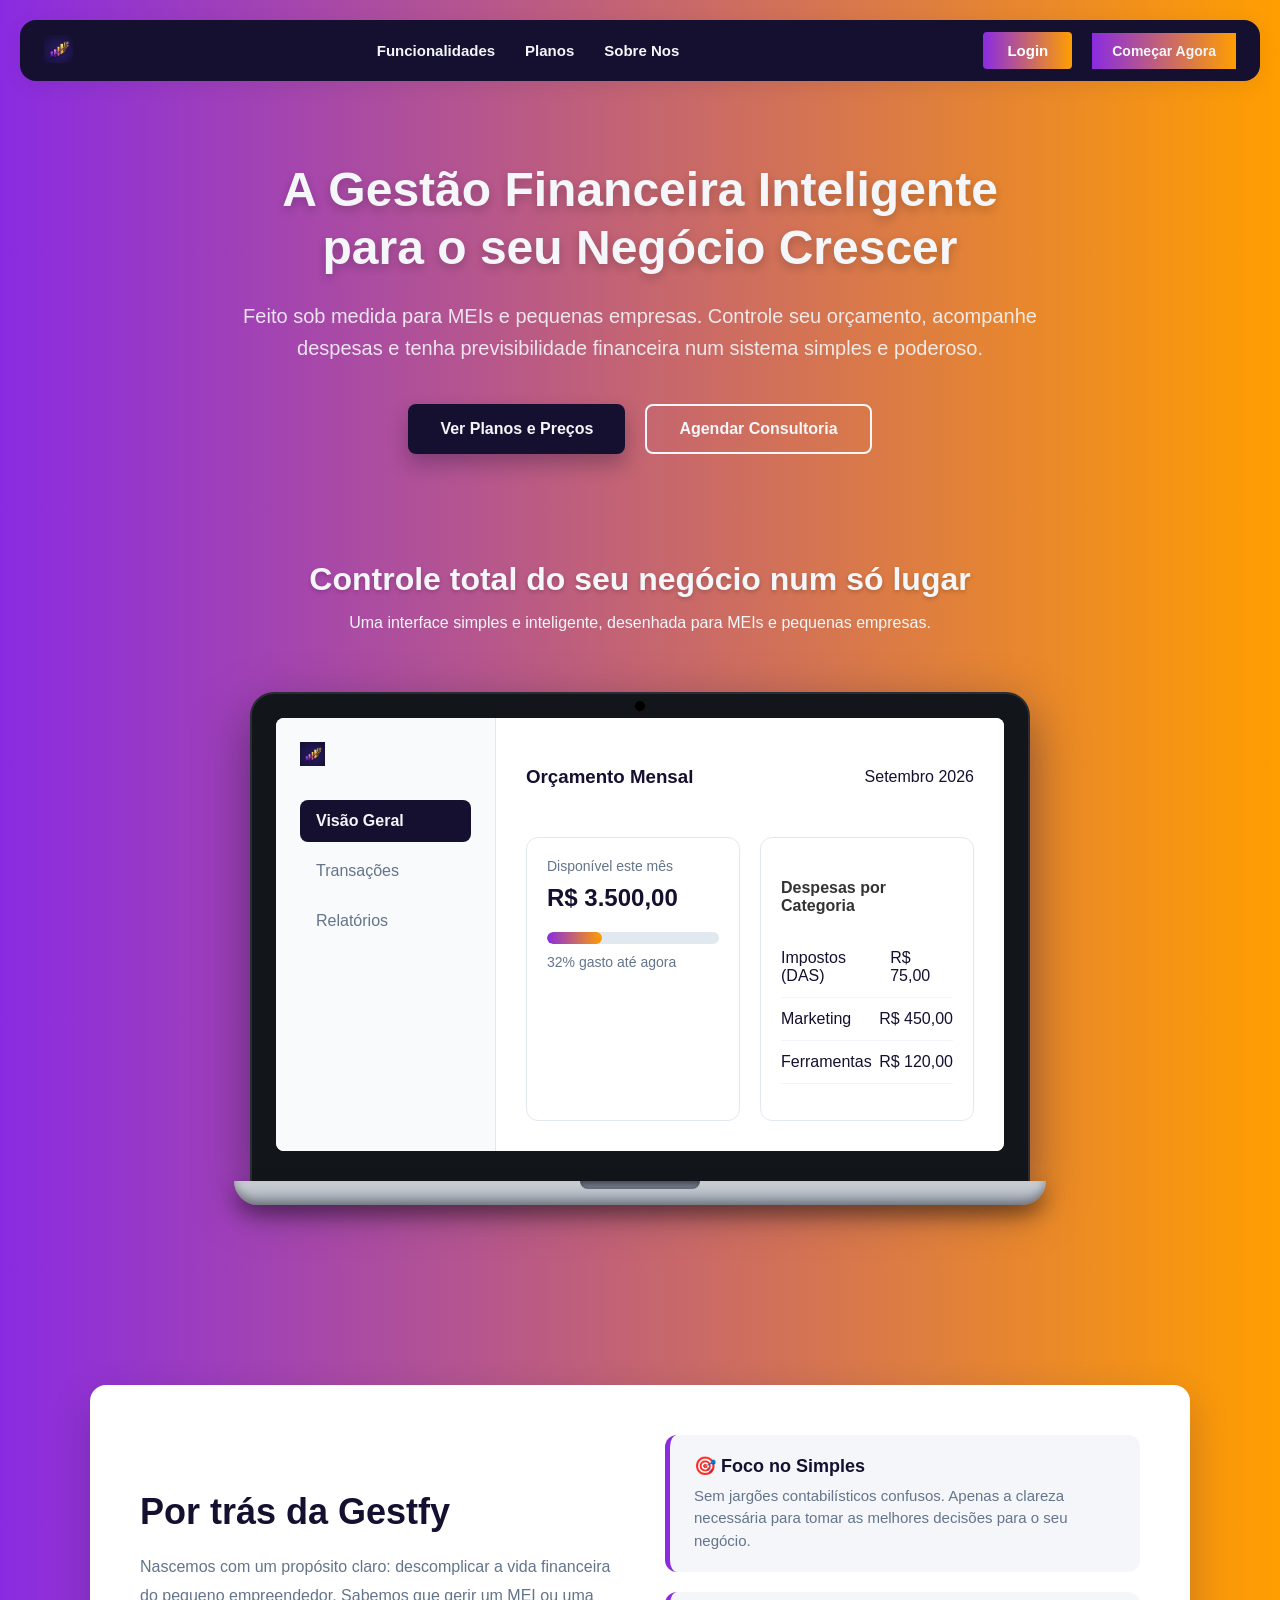
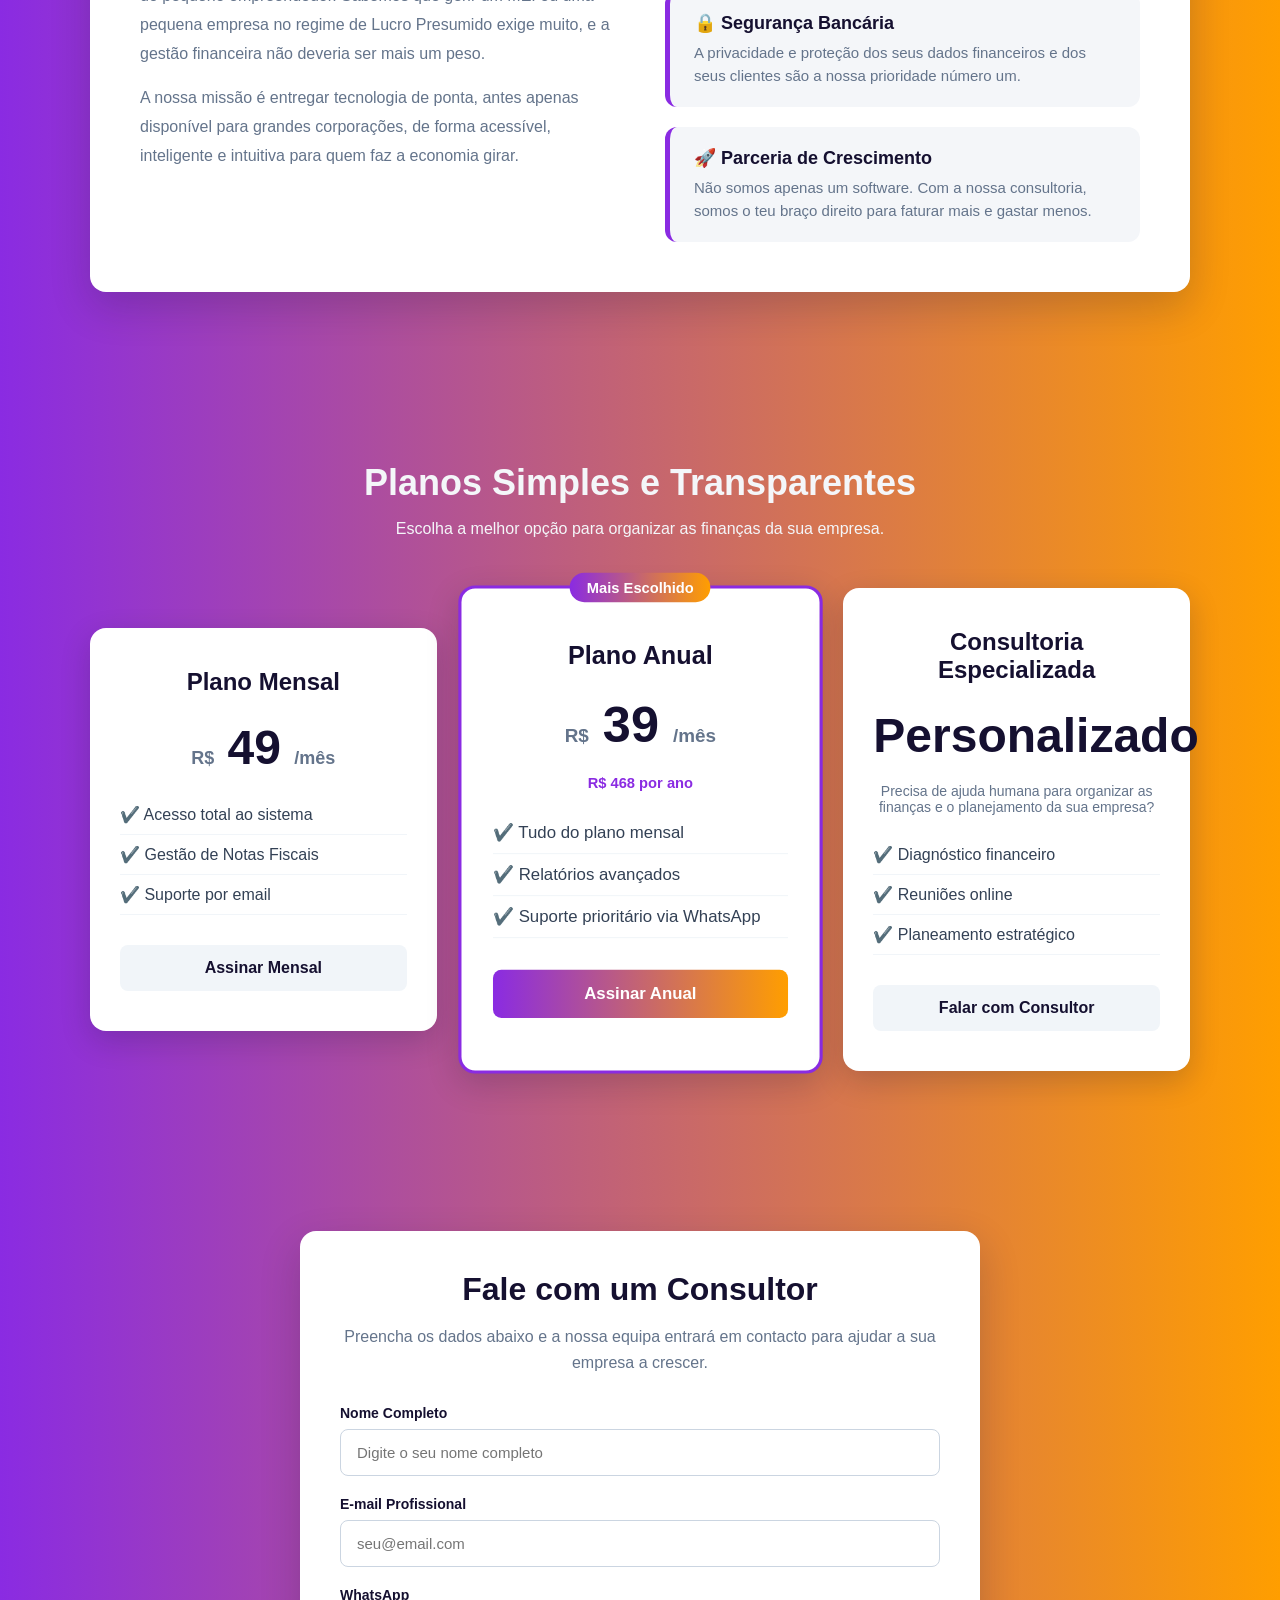
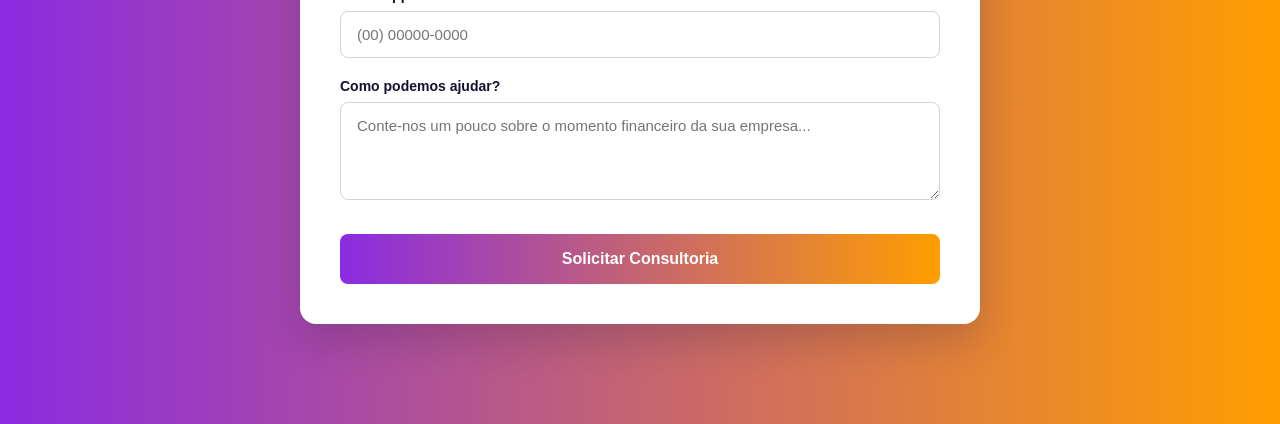
<file: demo/src/main/resources/static/index.html>
<!DOCTYPE html>
<html lang="pt-br">

<head>
    <meta charset="UTF-8">
    <meta name="viewport" content="width=device-width, initial-scale=1.0">
    <link rel="stylesheet" href="./css/style.css">
    <title>Gestfy - Gestao Financeira</title>
</head>

<body>
    <header id="header" class="header-section">
        <nav class="menu-navegacao">
            <div class="logo">
                <img src="./img/logo.jpeg" alt="Imagem logo" height="28px">
            </div>
            <ul class="links-menu">
                <li>
                    <a href="#funcionalidades">Funcionalidades</a>
                </li>
                <li>
                    <a href="#planos">Planos</a>
                </li>
                <li>
                    <a href="#sobre">Sobre Nos</a>
                </li>
            </ul>
            <div class="acoes-menu">
                <a href="./login.html" class="botao-login-destaque" style="text-decoration: none;">Login</a>

                <a href="#planos" class="botao-comecar" style="text-decoration: none;">Começar Agora</a>
            </div>
        </nav>

        <div class="hero-conteudo">
            <h1>A Gestão Financeira Inteligente para o seu Negócio Crescer</h1>
            <p>Feito sob medida para MEIs e pequenas empresas. Controle seu orçamento, acompanhe despesas e tenha
                previsibilidade financeira num sistema simples e poderoso.</p>

            <div class="botoes-hero">
                <a href="#planos" class="botao-hero-primario">Ver Planos e Preços</a>
                <a href="#contato" class="botao-hero-secundario">Agendar Consultoria</a>
            </div>
        </div>
    </header>
    <main id="main" class="main">
        <!-- Seção Funcionalidade -->
        <section id="funcionalidades" class="secao-demonstracao">

            <div class="texto-demonstracao">
                <h2>Controle total do seu negócio num só lugar</h2>
                <p>Uma interface simples e inteligente, desenhada para MEIs e pequenas empresas.</p>
            </div>

            <div class="notebook-container">

                <div class="notebook-ecra">
                    <div class="notebook-camara"></div>

                    <div class="mockup-sistema">

                        <aside class="mockup-sidebar">
                            <div class="mockup-logo">
                                <img src="./img/logo.jpeg" alt="Gestfy" height="24">
                            </div>
                            <ul class="mockup-menu">
                                <li class="ativo">Visão Geral</li>
                                <li>Transações</li>
                                <li>Relatórios</li>
                            </ul>
                        </aside>

                        <div class="mockup-conteudo">
                            <header class="mockup-header">
                                <h3>Orçamento Mensal</h3>
                                <span class="data">Setembro 2026</span>
                            </header>

                            <div class="mockup-cards">
                                <div class="card card-progresso">
                                    <p class="legenda">Disponível este mês</p>
                                    <h2>R$ 3.500,00</h2>
                                    <div class="barra-fundo">
                                        <div class="barra-preenchimento"></div>
                                    </div>
                                    <p class="legenda-pequena">32% gasto até agora</p>
                                </div>

                                <div class="card card-categorias">
                                    <h4>Despesas por Categoria</h4>
                                    <ul class="lista-categorias">
                                        <li><span>Impostos (DAS)</span> <span class="valor">R$ 75,00</span></li>
                                        <li><span>Marketing</span> <span class="valor">R$ 450,00</span></li>
                                        <li><span>Ferramentas</span> <span class="valor">R$ 120,00</span></li>
                                    </ul>
                                </div>
                            </div>
                        </div>
                    </div>
                </div>
                <div class="notebook-base">
                    <div class="notebook-abertura"></div>
                </div>
            </div>
        </section>
        <!-- Seção Sobre Nós -->
        <section id="sobre" class="secao-sobre">

            <div class="cartao-sobre">
                <div class="sobre-grid">

                    <div class="sobre-texto">
                        <h2>Por trás da Gestfy</h2>
                        <p>Nascemos com um propósito claro: descomplicar a vida financeira do pequeno empreendedor.
                            Sabemos que gerir um MEI ou uma pequena empresa no regime de Lucro Presumido exige muito, e
                            a gestão financeira não deveria ser mais um peso.</p>
                        <p>A nossa missão é entregar tecnologia de ponta, antes apenas disponível para grandes
                            corporações, de forma acessível, inteligente e intuitiva para quem faz a economia girar.</p>
                    </div>

                    <div class="sobre-valores">
                        <div class="valor-item">
                            <h4>🎯 Foco no Simples</h4>
                            <p>Sem jargões contabilísticos confusos. Apenas a clareza necessária para tomar as
                                melhores decisões para o seu negócio.</p>
                        </div>

                        <div class="valor-item">
                            <h4>🔒 Segurança Bancária</h4>
                            <p>A privacidade e proteção dos seus dados financeiros e dos seus clientes são a nossa
                                prioridade número um.</p>
                        </div>

                        <div class="valor-item">
                            <h4>🚀 Parceria de Crescimento</h4>
                            <p>Não somos apenas um software. Com a nossa consultoria, somos o teu braço direito para
                                faturar mais e gastar menos.</p>
                        </div>
                    </div>

                </div>
            </div>

        </section>

        <!-- Seçao de Pagamentos -->
        <section id="planos" class="secao-planos">

            <div class="cabecalho-planos">
                <h2>Planos Simples e Transparentes</h2>
                <p>Escolha a melhor opção para organizar as finanças da sua empresa.</p>
            </div>

            <div class="grade-planos">

                <div class="cartao-plano">
                    <h3>Plano Mensal</h3>
                    <div class="preco"><span>R$</span> 49 <span>/mês</span></div>
                    <ul class="lista-vantagens">
                        <li>✔️ Acesso total ao sistema</li>
                        <li>✔️ Gestão de Notas Fiscais</li>
                        <li>✔️ Suporte por email</li>
                    </ul>
                    <a href="./checkout.html" class="botao-plano-secundario">Assinar Mensal</a>
                </div>

                <div class="cartao-plano destaque">
                    <div class="etiqueta-popular">Mais Escolhido</div>
                    <h3>Plano Anual</h3>
                    <div class="preco"><span>R$</span> 39 <span>/mês</span></div>
                    <p class="economia">R$ 468 por ano</p>
                    <ul class="lista-vantagens">
                        <li>✔️ Tudo do plano mensal</li>
                        <li>✔️ Relatórios avançados</li>
                        <li>✔️ Suporte prioritário via WhatsApp</li>
                    </ul>
                    <a href="./checkout.html" class="botao-plano-primario">Assinar Anual</a>
                </div>

                <div class="cartao-plano consultoria">
                    <h3>Consultoria Especializada</h3>
                    <div class="preco">Personalizado</div>
                    <p class="descricao-consultoria">Precisa de ajuda humana para organizar as finanças e o planejamento
                        da sua empresa?</p>
                    <ul class="lista-vantagens">
                        <li>✔️ Diagnóstico financeiro</li>
                        <li>✔️ Reuniões online</li>
                        <li>✔️ Planeamento estratégico</li>
                    </ul>
                    <a href="#contato" class="botao-plano-secundario">Falar com Consultor</a>
                </div>

            </div>
        </section>
    </main>
    <footer id="contato" class="rodape-contato">

        <div class="cartao-contato">
            <h2>Fale com um Consultor</h2>
            <p>Preencha os dados abaixo e a nossa equipa entrará em contacto para ajudar a sua empresa a crescer.</p>

            <form action="#" method="POST" class="formulario">

                <div class="grupo-input">
                    <label for="nome">Nome Completo</label>
                    <input type="text" id="nome" name="nome" placeholder="Digite o seu nome completo" required>
                </div>

                <div class="grupo-input">
                    <label for="email">E-mail Profissional</label>
                    <input type="email" id="email" name="email" placeholder="seu@email.com" required>
                </div>

                <div class="grupo-input">
                    <label for="telefone">WhatsApp</label>
                    <input type="tel" id="telefone" name="telefone" placeholder="(00) 00000-0000" required>
                </div>

                <div class="grupo-input">
                    <label for="mensagem">Como podemos ajudar?</label>
                    <textarea id="mensagem" name="mensagem" rows="4"
                        placeholder="Conte-nos um pouco sobre o momento financeiro da sua empresa..."></textarea>
                </div>

                <button type="submit" class="botao-enviar">Solicitar Consultoria</button>

            </form>
        </div>

    </footer>
</body>

</html>
</file>
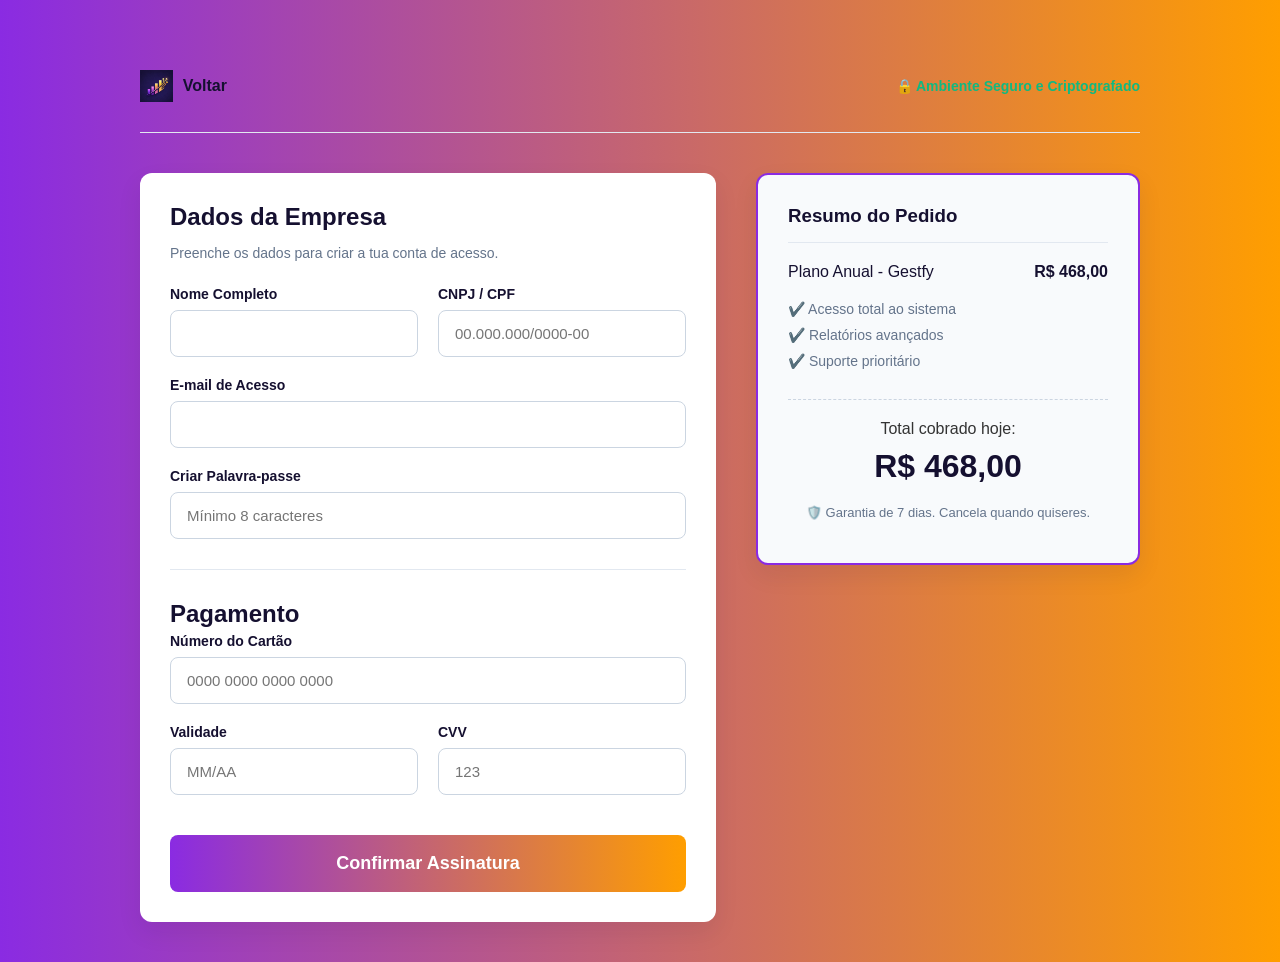
<file: demo/src/main/resources/static/checkout.html>
<!DOCTYPE html>
<html lang="pt-br">

<head>
    <meta charset="UTF-8">
    <meta name="viewport" content="width=device-width, initial-scale=1.0">
    <title>Finalizar Compra - Gestfy</title>
    <link rel="stylesheet" href="./css/style.css">
    <link rel="stylesheet" href="./css/checkout.css">
</head>

<body class="pagina-checkout">

    <div class="container-checkout">

        <header class="header-checkout">
            <a href="./index.html" class="link-voltar-topo">
                <img src="./img/logo.jpeg" alt="Gestfy" height="32">
                Voltar
            </a>

            <span class="ambiente-seguro">🔒 Ambiente Seguro e Criptografado</span>
        </header>

        <div class="grid-checkout">

            <div class="coluna-dados">
                <div class="cartao-branco">
                    <h2>Dados da Empresa</h2>
                    <p>Preenche os dados para criar a tua conta de acesso.</p>

                    <form action="/api/cadastrar" method="POST" class="formulario">

                        <div class="linha-inputs">
                            <div class="grupo-input">
                                <label for="nome">Nome Completo</label>
                                <input type="text" id="nome" name="nome" required>
                            </div>
                            <div class="grupo-input">
                                <label for="cnpj">CNPJ / CPF</label>
                                <input type="text" id="cnpj" name="cnpj" placeholder="00.000.000/0000-00" required>
                            </div>
                        </div>

                        <div class="grupo-input">
                            <label for="email">E-mail de Acesso</label>
                            <input type="email" id="email" name="email" required>
                        </div>

                        <div class="grupo-input">
                            <label for="senha">Criar Palavra-passe</label>
                            <input type="password" id="senha" name="senha" placeholder="Mínimo 8 caracteres" required>
                        </div>

                        <hr class="divisor">

                        <h2>Pagamento</h2>
                        <div class="grupo-input">
                            <label for="cartao">Número do Cartão</label>
                            <input type="text" id="cartao" name="cartao" placeholder="0000 0000 0000 0000">
                        </div>

                        <div class="linha-inputs">
                            <div class="grupo-input">
                                <label for="validade">Validade</label>
                                <input type="text" id="validade" name="validade" placeholder="MM/AA">
                            </div>
                            <div class="grupo-input">
                                <label for="cvv">CVV</label>
                                <input type="text" id="cvv" name="cvv" placeholder="123">
                            </div>
                        </div>

                        <button type="submit" class="botao-enviar-checkout">Confirmar Assinatura</button>
                    </form>
                </div>
            </div>

            <div class="coluna-resumo">
                <div class="cartao-resumo">
                    <h3>Resumo do Pedido</h3>

                    <div class="item-resumo">
                        <span>Plano Anual - Gestfy</span>
                        <strong>R$ 468,00</strong>
                    </div>

                    <ul class="vantagens-resumo">
                        <li>✔️ Acesso total ao sistema</li>
                        <li>✔️ Relatórios avançados</li>
                        <li>✔️ Suporte prioritário</li>
                    </ul>

                    <div class="total-resumo">
                        <span>Total cobrado hoje:</span>
                        <h2>R$ 468,00</h2>
                    </div>

                    <p class="garantia">🛡️ Garantia de 7 dias. Cancela quando quiseres.</p>
                </div>
            </div>

        </div>
    </div>

</body>

</html>
</file>
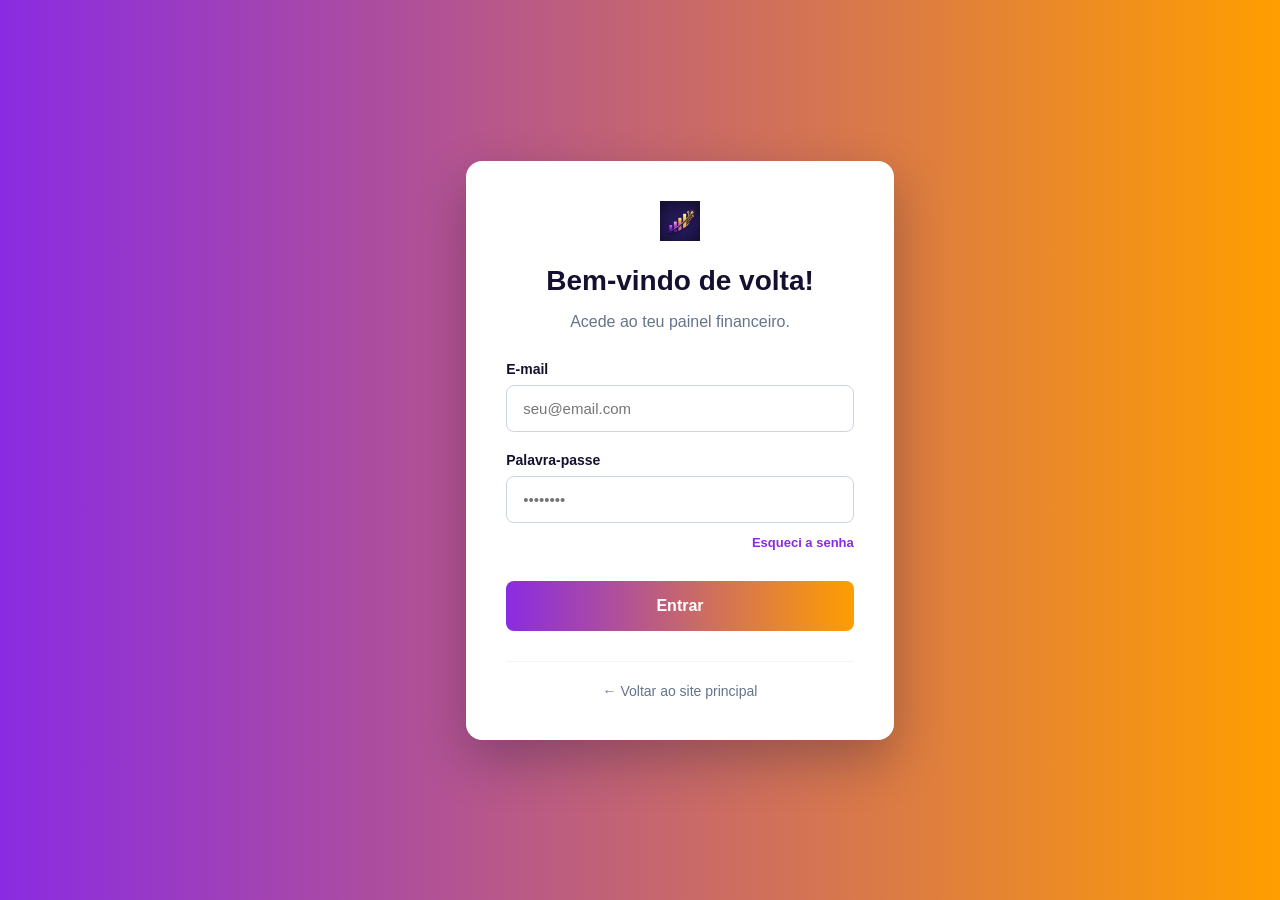
<file: demo/src/main/resources/static/login.html>
<!DOCTYPE html>
<html lang="pt-br">
<head>
    <meta charset="UTF-8">
    <meta name="viewport" content="width=device-width, initial-scale=1.0">
    <title>Entrar - Gestfy</title>
    
    <link rel="stylesheet" href="./css/style.css">
    
    <link rel="stylesheet" href="./css/login.css">
</head>
<body class="pagina-login">

    <div class="container-login">
        
        <div class="cartao-login">
            <div class="logo-login">
                <img src="./img/logo.jpeg" alt="Gestfy" height="40">
            </div>

            <h2>Bem-vindo de volta!</h2>
            <p>Acede ao teu painel financeiro.</p>

            <form action="#" method="POST" class="formulario">
                
                <div class="grupo-input">
                    <label for="email">E-mail</label>
                    <input type="email" id="email" name="email" placeholder="seu@email.com" required>
                </div>

                <div class="grupo-input">
                    <label for="senha">Palavra-passe</label>
                    <input type="password" id="senha" name="senha" placeholder="••••••••" required>
                </div>

                <div class="opcoes-login">
                    <a href="#" class="link-esqueci">Esqueci a senha</a>
                </div>

                <button type="submit" class="botao-enviar">Entrar</button>
            </form>
            
            <div class="voltar-site">
                <a href="./index.html">&larr; Voltar ao site principal</a>
            </div>
        </div>

    </div>

</body>
</html>
</file>
<file: demo/src/main/resources/static/css/style.css>
:root {
    --gestfy-escuro: #151030;
    --gestfy-roxo: #8a2be2;
    --gestfy-laranja: #ff9e00;
    --gestfy-fundo-claro: #f4f6f9;
    --gestfy-texto: #333333;
}

html {
    scroll-behavior: smooth;
}

/*Inicio header*/
.menu-navegacao {
    background-color: var(--gestfy-escuro);
    border-radius: 16px;
    padding: 12px 24px;
    display: flex;
    justify-content: space-between;
    align-items: center;
    box-shadow: 0 4px 20px rgba(21, 16, 48, 0.08);
}

.links-menu {
    list-style: none;
    display: flex;
    gap: 30px;
    margin: 0;
    padding: 0;
}

.links-menu a {
    text-decoration: none;
    color: var(--gestfy-fundo-claro);
    font-weight: 600;
    font-size: 15px;
}

.links-menu a:hover {
    color: var(--gestfy-roxo);
}

.acoes-menu {
    display: flex;
    align-items: center;
    gap: 20px;
}

.botao-comecar {
    background: linear-gradient(to right, var(--gestfy-roxo), var(--gestfy-laranja));
    color: var(--gestfy-fundo-claro);
    border: none;
    padding: 10px 20px;
    border: 8px;
    font-weight: bold;
    font-size: 14px;
    cursor: pointer;
    transition: transform 0.2s, box-shadow 0.2s;
}

.botao-login-destaque {
    background: linear-gradient(to right, var(--gestfy-roxo), var(--gestfy-laranja));

    color: #ffffff;

    padding: 10px 24px;

    border-radius: 4px;

    font-weight: bold;
    font-size: 15px;
    display: inline-block;
    transition: transform 0.2s, box-shadow 0.2s;
}

.botao-login-destaque:hover {
    transform: translateY(-2px);
    box-shadow: 0 4px 12px rgba(138, 43, 226, 0.4);
}

.botao-comecar:hover {
    transform: translateY(-2px);
    box-shadow: 0 4px 12px rgba(138, 43, 226, 0.3);
}

.hero-conteudo {
    text-align: center;
    max-width: 800px;
    margin: 80px auto 20px auto;
    color: var(--gestfy-fundo-claro);
}

.hero-conteudo h1 {
    font-size: 48px;
    margin-bottom: 24px;
    line-height: 1.2;
    text-shadow: 0 4px 10px rgba(0, 0, 0, 0.2);
}

.hero-conteudo p {
    font-size: 20px;
    margin-bottom: 40px;
    opacity: 0.9;
    line-height: 1.6;
}


.botoes-hero {
    display: flex;
    justify-content: center;
    gap: 20px;
}

.botao-hero-primario {
    background-color: var(--gestfy-escuro);
    color: var(--gestfy-fundo-claro);
    padding: 16px 32px;
    border-radius: 8px;
    text-decoration: none;
    font-weight: bold;
    font-size: 16px;
    transition: transform 0.2s, background-color 0.2s;
    box-shadow: 0 10px 20px rgba(21, 16, 48, 0.3);
}

.botao-hero-primario:hover {
    background-color: #2a2d35;
    transform: translateY(-2px);
}

.botao-hero-secundario {
    background-color: transparent;
    color: var(--gestfy-fundo-claro);
    border: 2px solid var(--gestfy-fundo-claro);
    padding: 14px 32px;
    border-radius: 8px;
    text-decoration: none;
    font-weight: bold;
    font-size: 16px;
    transition: background-color 0.3s, color 0.3s;
}

.botao-hero-secundario:hover {
    background-color: var(--gestfy-fundo-claro);
    color: var(--gestfy-roxo);
}

/*Fim header*/
/*Inicio body*/

body {
    background: linear-gradient(to right, var(--gestfy-roxo), var(--gestfy-laranja));
    font-family: 'Segoe UI', Tahoma, Geneva, Verdana, sans-serif;
    margin: 0;
    padding: 20px;
    color: var(--gestfy-texto);
}

.secao-demonstracao {
    padding: 60px 20px;
    text-align: center;
}

.texto-demonstracao h2,
.texto-demonstracao p {
    color: var(--gestfy-fundo-claro);
}

.texto-demonstracao h2 {
    font-size: 32px;
    margin-bottom: 10px;
    text-shadow: 0 2px 4px rgba(0, 0, 0, 0.2);
}

/* Seção Funcionalidades */

.mockup-sistema {
    width: 100%;
    background-color: #ffffff;
    border-radius: 8px;
    display: grid;
    grid-template-columns: 220px 1fr;
    overflow: hidden;
    text-align: left;
}

.mockup-sidebar {
    background-color: #f8fafc;
    padding: 24px;
    border-right: 1px solid #e2e8f0;
}

.mockup-menu {
    list-style: none;
    padding: 0;
    margin-top: 30px;
}

.mockup-menu li {
    padding: 12px 16px;
    color: #64748b;
    font-weight: 500;
    margin-bottom: 8px;
    border-radius: 8px;
    cursor: pointer;
}

.mockup-menu li.ativo {
    background-color: var(--gestfy-escuro);
    color: var(--gestfy-fundo-claro);
    font-weight: bold;
}

.mockup-conteudo {
    padding: 30px;
    background-color: #ffffff;
}

.mockup-header {
    display: flex;
    justify-content: space-between;
    align-items: center;
    margin-bottom: 30px;
    color: var(--gestfy-escuro);
}

.mockup-cards {
    display: grid;
    grid-template-columns: 1fr 1fr;
    gap: 20px;
}

.card {
    border: 1px solid #e2e8f0;
    border-radius: 12px;
    padding: 20px;
}

.card-progresso h2 {
    color: var(--gestfy-escuro);
    margin: 10px 0 20px 0;
}

.barra-fundo {
    width: 100%;
    height: 12px;
    background-color: #e2e8f0;
    border-radius: 10px;
    overflow: hidden;
    margin-bottom: 10px;
}

.barra-preenchimento {
    width: 32%;
    height: 100%;
    background: linear-gradient(to right, var(--gestfy-roxo), var(--gestfy-laranja));
    border-radius: 10px;
}

.legenda,
.legenda-pequena {
    color: #64748b;
    font-size: 14px;
    margin: 0;
}

.lista-categorias {
    list-style: none;
    padding: 0;
}

.lista-categorias li {
    display: flex;
    justify-content: space-between;
    padding: 12px 0;
    border-bottom: 1px solid #f1f5f9;
    color: var(--gestfy-escuro);
    font-weight: 500;
}

.notebook-container {
    max-width: 780px;
    margin: 60px auto;
    perspective: 1000px;
}

.notebook-ecra {
    background-color: #12151a;
    border-radius: 24px 24px 0 0;
    padding: 24px 24px 30px 24px;
    position: relative;
    box-shadow: 0 20px 50px rgba(21, 16, 48, 0.5);
    border: 2px solid #2a2d35;
    border-bottom: none;
}

.notebook-camara {
    width: 12px;
    height: 12px;
    background-color: #000000;
    border-radius: 50%;
    position: absolute;
    top: 6px;
    left: 50%;
    transform: translateX(-50%);
    box-shadow: inset 0 0 2px rgba(255, 255, 255, 0.2);
}

.notebook-base {
    height: 24px;
    background: linear-gradient(to bottom, #d1d5db, #9ca3af);
    border-radius: 0 0 24px 24px;
    position: relative;
    width: 104%;
    left: -2%;
    box-shadow: inset 0 -4px 10px rgba(0, 0, 0, 0.3), 0 10px 20px rgba(0, 0, 0, 0.4);
}

.notebook-abertura {
    width: 120px;
    height: 8px;
    background-color: #6b7280;
    margin: 0 auto;
    border-radius: 0 0 8px 8px;
    box-shadow: inset 0 2px 4px rgba(0, 0, 0, 0.4);
}

/* Seção Funcionalidades */

/* Seção Sobre Nós */

.secao-sobre {
    padding: 60px 20px;
    max-width: 1100px;
    margin: 0 auto;
}

.cartao-sobre {
    background-color: #ffffff;
    border-radius: 16px;
    padding: 50px;
    box-shadow: 0 15px 40px rgba(21, 16, 48, 0.2);
}

.sobre-grid {
    display: grid;
    grid-template-columns: repeat(auto-fit, minmax(400px, 1fr));
    gap: 50px;
    align-items: center;
}

.sobre-texto h2 {
    color: var(--gestfy-escuro);
    font-size: 36px;
    margin-top: 0;
    margin-bottom: 20px;
}

.sobre-texto p {
    color: #64748b;
    font-size: 16px;
    line-height: 1.8;
    margin-bottom: 15px;
}

.sobre-valores {
    display: flex;
    flex-direction: column;
    gap: 20px;
}

.valor-item {
    background-color: var(--gestfy-fundo-claro);
    padding: 20px 24px;
    border-radius: 12px;
    border-left: 5px solid var(--gestfy-roxo);
    transition: transform 0.3s, box-shadow 0.3s;
}

.valor-item:hover {
    transform: translateX(5px);
    box-shadow: 0 4px 12px rgba(138, 43, 226, 0.1);
}

.valor-item h4 {
    color: var(--gestfy-escuro);
    font-size: 18px;
    margin: 0 0 8px 0;
}

.valor-item p {
    color: #64748b;
    margin: 0;
    font-size: 15px;
    line-height: 1.5;
}

/* Seção Sobre Nós */

.secao-planos {
    padding: 80px 20px;
    max-width: 1100px;
    margin: 0 auto;
}

.cabecalho-planos {
    text-align: center;
    color: var(--gestfy-fundo-claro);
    margin-bottom: 50px;
}

.cabecalho-planos h2 {
    font-size: 36px;
    margin-bottom: 10px;
}

.grade-planos {
    display: grid;
    grid-template-columns: repeat(auto-fit, minmax(300px, 1fr));
    gap: 30px;
    align-items: center;
}

.cartao-plano {
    background-color: #ffffff;
    border-radius: 16px;
    padding: 40px 30px;
    text-align: center;
    box-shadow: 0 10px 30px rgba(21, 16, 48, 0.2);
    position: relative;
    transition: transform 0.3s;
}

.cartao-plano:hover {
    transform: translateY(-10px);
}

.cartao-plano h3 {
    color: var(--gestfy-escuro);
    font-size: 24px;
    margin-top: 0;
}

.preco {
    font-size: 48px;
    font-weight: bold;
    color: var(--gestfy-escuro);
    margin: 20px 0;
}

.preco span {
    font-size: 18px;
    color: #64748b;
}

.cartao-plano.destaque {
    border: 3px solid var(--gestfy-roxo);
    transform: scale(1.05);
    padding: 50px 30px;
}

.cartao-plano.destaque:hover {
    transform: scale(1.05) translateY(-10px);
}

.etiqueta-popular {
    position: absolute;
    top: -15px;
    left: 50%;
    transform: translateX(-50%);
    background: linear-gradient(to right, var(--gestfy-roxo), var(--gestfy-laranja));
    color: white;
    padding: 6px 16px;
    border-radius: 20px;
    font-size: 14px;
    font-weight: bold;
}

.economia,
.descricao-consultoria {
    color: var(--gestfy-roxo);
    font-weight: 600;
    font-size: 14px;
    margin-bottom: 20px;
}

.descricao-consultoria {
    color: #64748b;
    font-weight: normal;
}

.lista-vantagens {
    list-style: none;
    padding: 0;
    margin: 0 0 30px 0;
    text-align: left;
}

.lista-vantagens li {
    padding: 10px 0;
    color: #334155;
    border-bottom: 1px solid #f1f5f9;
}

.botao-plano-primario,
.botao-plano-secundario {
    display: block;
    padding: 14px;
    border-radius: 8px;
    text-decoration: none;
    font-weight: bold;
    transition: 0.3s;
}

.botao-plano-primario {
    background: linear-gradient(to right, var(--gestfy-roxo), var(--gestfy-laranja));
    color: white;
}

.botao-plano-secundario {
    background-color: #f1f5f9;
    color: var(--gestfy-escuro);
}

.botao-plano-secundario:hover {
    background-color: #e2e8f0;
}

/*Fim body*/
/*Inicio footer*/


.rodape-contato {
    padding: 80px 20px;
    display: flex;
    justify-content: center;
}

.cartao-contato {
    background-color: #ffffff;
    border-radius: 16px;
    padding: 40px;
    max-width: 600px;
    width: 100%;
    box-shadow: 0 15px 40px rgba(21, 16, 48, 0.2);
    text-align: center;
}

.cartao-contato h2 {
    color: var(--gestfy-escuro);
    font-size: 32px;
    margin-top: 0;
    margin-bottom: 10px;
}

.cartao-contato p {
    color: #64748b;
    margin-bottom: 30px;
    line-height: 1.6;
}

.formulario {
    text-align: left;
}

.grupo-input {
    margin-bottom: 20px;
}

.grupo-input label {
    display: block;
    margin-bottom: 8px;
    font-weight: 600;
    color: var(--gestfy-escuro);
    font-size: 14px;
}

.grupo-input input,
.grupo-input textarea {
    width: 100%;
    padding: 14px 16px;
    border: 1px solid #cbd5e1;
    border-radius: 8px;
    font-size: 15px;
    font-family: inherit;
    transition: border-color 0.3s, box-shadow 0.3s;
    box-sizing: border-box;
}

.grupo-input input:focus,
.grupo-input textarea:focus {
    outline: none;
    border-color: var(--gestfy-roxo);
    box-shadow: 0 0 0 3px rgba(138, 43, 226, 0.15);
}

.botao-enviar {
    width: 100%;
    background: linear-gradient(to right, var(--gestfy-roxo), var(--gestfy-laranja));
    color: #ffffff;
    border: none;
    padding: 16px;
    border-radius: 8px;
    font-weight: bold;
    font-size: 16px;
    cursor: pointer;
    transition: transform 0.2s, box-shadow 0.2s;
    margin-top: 10px;
}

.botao-enviar:hover {
    transform: translateY(-2px);
    box-shadow: 0 8px 20px rgba(138, 43, 226, 0.3);
}

/*Fim footer*/
</file>
<file: demo/src/main/resources/static/css/checkout.css>
.pagina-checkout {
    background-color: var(--gestfy-fundo-claro);
    min-height: 100vh;
}

.container-checkout {
    max-width: 1000px;
    margin: 0 auto;
    padding: 20px;
}

.header-checkout {
    display: flex;
    justify-content: space-between;
    align-items: center;
    padding: 30px 0;
    border-bottom: 1px solid #e2e8f0;
    margin-bottom: 40px;
}

.link-voltar-topo {
    display: flex;
    align-items: center;
    gap: 10px;
    
    color: var(--gestfy-escuro);
    text-decoration: none;
    font-weight: 600;
    font-size: 16px;
    transition: opacity 0.3s;
}

.link-voltar-topo:hover {
    opacity: 0.7;
}

.ambiente-seguro {
    color: #10b981;
    font-weight: 600;
    font-size: 14px;
}

.grid-checkout {
    display: grid;
    grid-template-columns: 1.5fr 1fr;
    gap: 40px;
    align-items: start;
}

@media (max-width: 768px) {
    .grid-checkout {
        grid-template-columns: 1fr;
    }
}

.cartao-branco,
.cartao-resumo {
    background-color: #ffffff;
    border-radius: 12px;
    padding: 30px;
    box-shadow: 0 10px 25px rgba(21, 16, 48, 0.08);
}

.cartao-branco h2 {
    color: var(--gestfy-escuro);
    margin-top: 0;
    margin-bottom: 5px;
}

.cartao-branco p {
    color: #64748b;
    margin-bottom: 25px;
    font-size: 14px;
}

.linha-inputs {
    display: grid;
    grid-template-columns: 1fr 1fr;
    gap: 20px;
}

.divisor {
    border: none;
    border-top: 1px solid #e2e8f0;
    margin: 30px 0;
}

.botao-enviar-checkout {
    width: 100%;
    background: linear-gradient(to right, var(--gestfy-roxo), var(--gestfy-laranja));
    color: #ffffff;
    border: none;
    padding: 18px;
    border-radius: 8px;
    font-weight: bold;
    font-size: 18px;
    cursor: pointer;
    transition: transform 0.2s, box-shadow 0.2s;
    margin-top: 20px;
}

.botao-enviar-checkout:hover {
    transform: translateY(-2px);
    box-shadow: 0 8px 20px rgba(138, 43, 226, 0.3);
}

.cartao-resumo {
    background-color: #f8fafc;
    border: 2px solid var(--gestfy-roxo);
}

.cartao-resumo h3 {
    margin-top: 0;
    color: var(--gestfy-escuro);
    border-bottom: 1px solid #e2e8f0;
    padding-bottom: 15px;
}

.item-resumo {
    display: flex;
    justify-content: space-between;
    margin: 20px 0;
    color: var(--gestfy-escuro);
}

.vantagens-resumo {
    list-style: none;
    padding: 0;
    font-size: 14px;
    color: #64748b;
}

.vantagens-resumo li {
    margin-bottom: 10px;
}

.total-resumo {
    margin-top: 30px;
    border-top: 1px dashed #cbd5e1;
    padding-top: 20px;
    text-align: center;
}

.total-resumo h2 {
    color: var(--gestfy-escuro);
    font-size: 32px;
    margin: 10px 0;
}

.garantia {
    text-align: center;
    font-size: 13px;
    color: #64748b;
    margin-top: 20px;
}
</file>
<file: demo/src/main/resources/static/css/login.css>
.pagina-login {
    display: flex;
    justify-content: center;
    align-items: center;
    min-height: 100vh; 
    margin: 0;
    padding: 20px;
    box-sizing: border-box;
}

.cartao-login {
    background-color: #ffffff;
    border-radius: 16px;
    padding: 40px;
    width: 100%;
    max-width: 450px;
    box-shadow: 0 20px 50px rgba(21, 16, 48, 0.3);
    text-align: center;
}

.logo-login {
    margin-bottom: 20px;
}

.cartao-login h2 {
    color: var(--gestfy-escuro);
    font-size: 28px;
    margin: 0 0 10px 0;
}

.cartao-login p {
    color: #64748b;
    margin-bottom: 30px;
}

.opcoes-login {
    text-align: right; 
    margin-bottom: 20px;
    margin-top: -10px; 
}

.link-esqueci {
    color: var(--gestfy-roxo);
    font-size: 13px;
    text-decoration: none;
    font-weight: 600;
}

.link-esqueci:hover {
    text-decoration: underline;
}

.voltar-site {
    margin-top: 30px;
    padding-top: 20px;
    border-top: 1px solid #f1f5f9;
}

.voltar-site a {
    color: #64748b;
    text-decoration: none;
    font-size: 14px;
    font-weight: 500;
    transition: color 0.3s;
}

.voltar-site a:hover {
    color: var(--gestfy-escuro);
}
</file>
